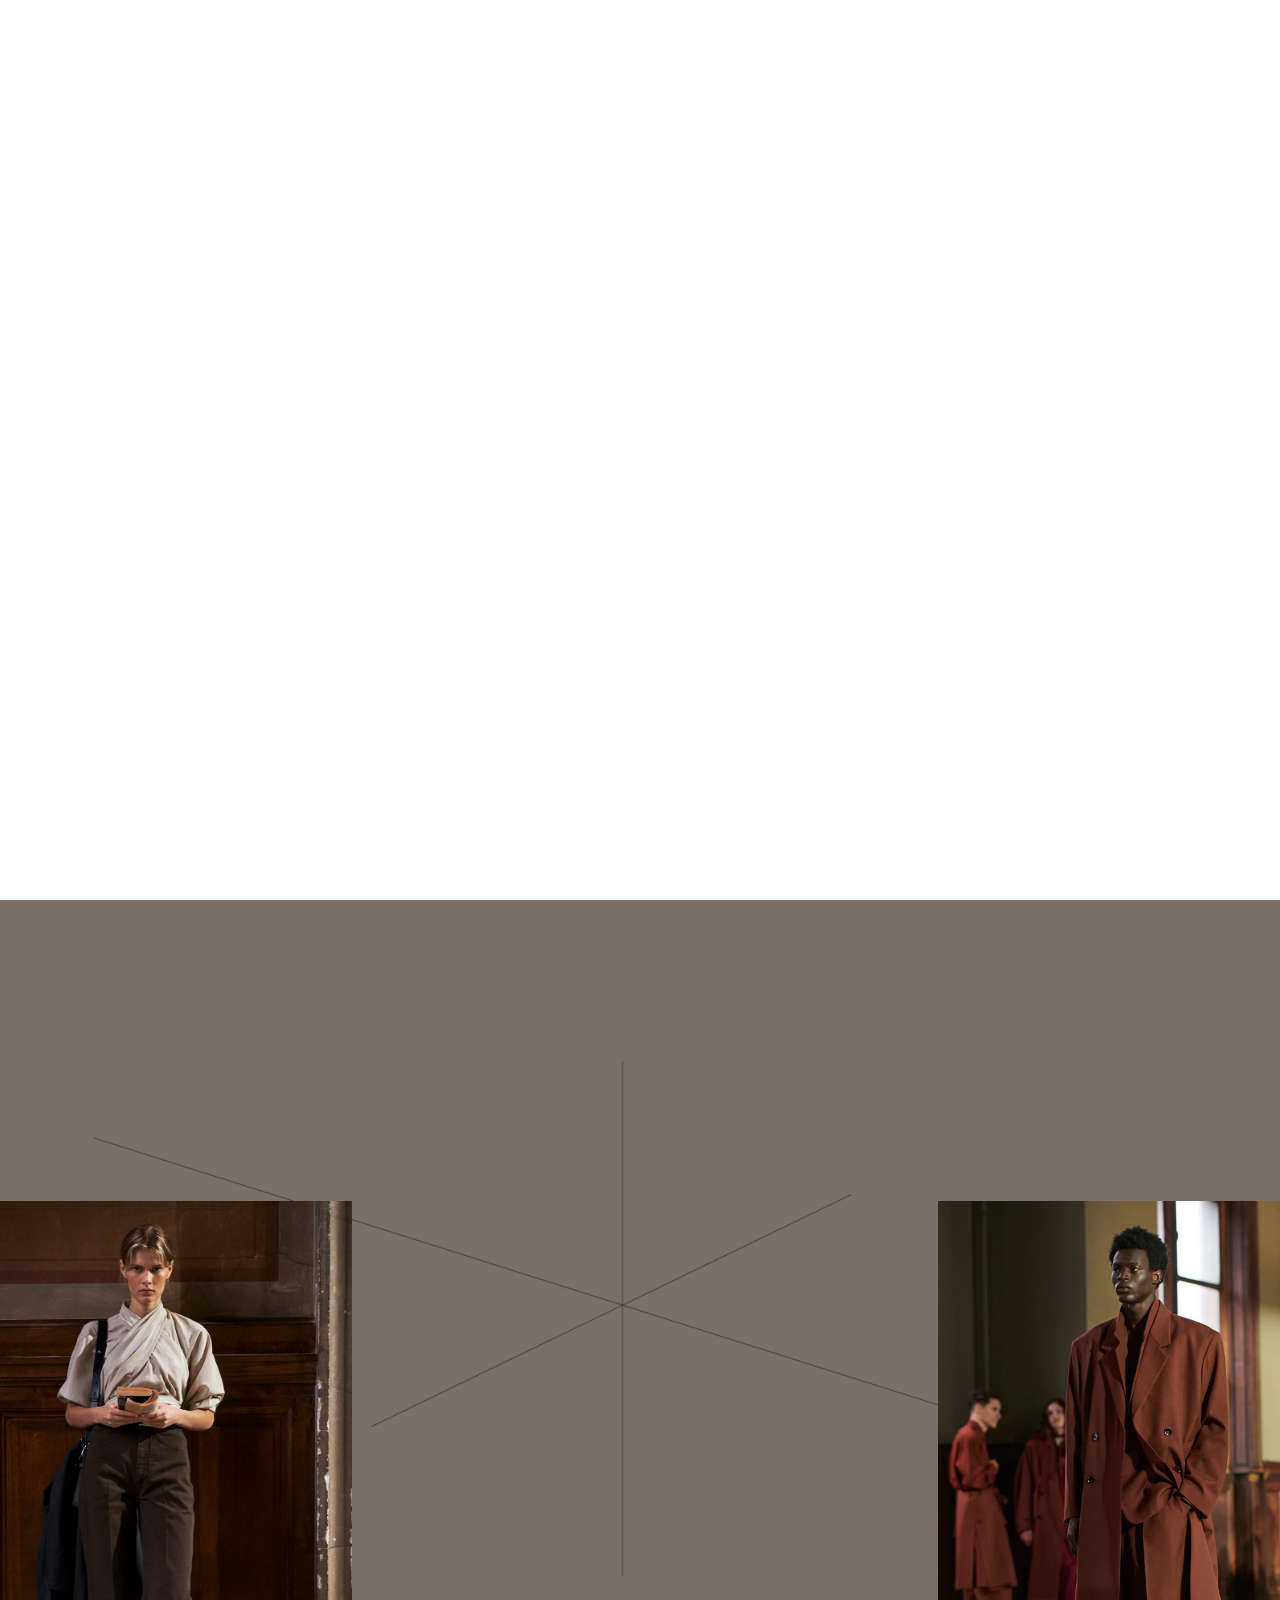
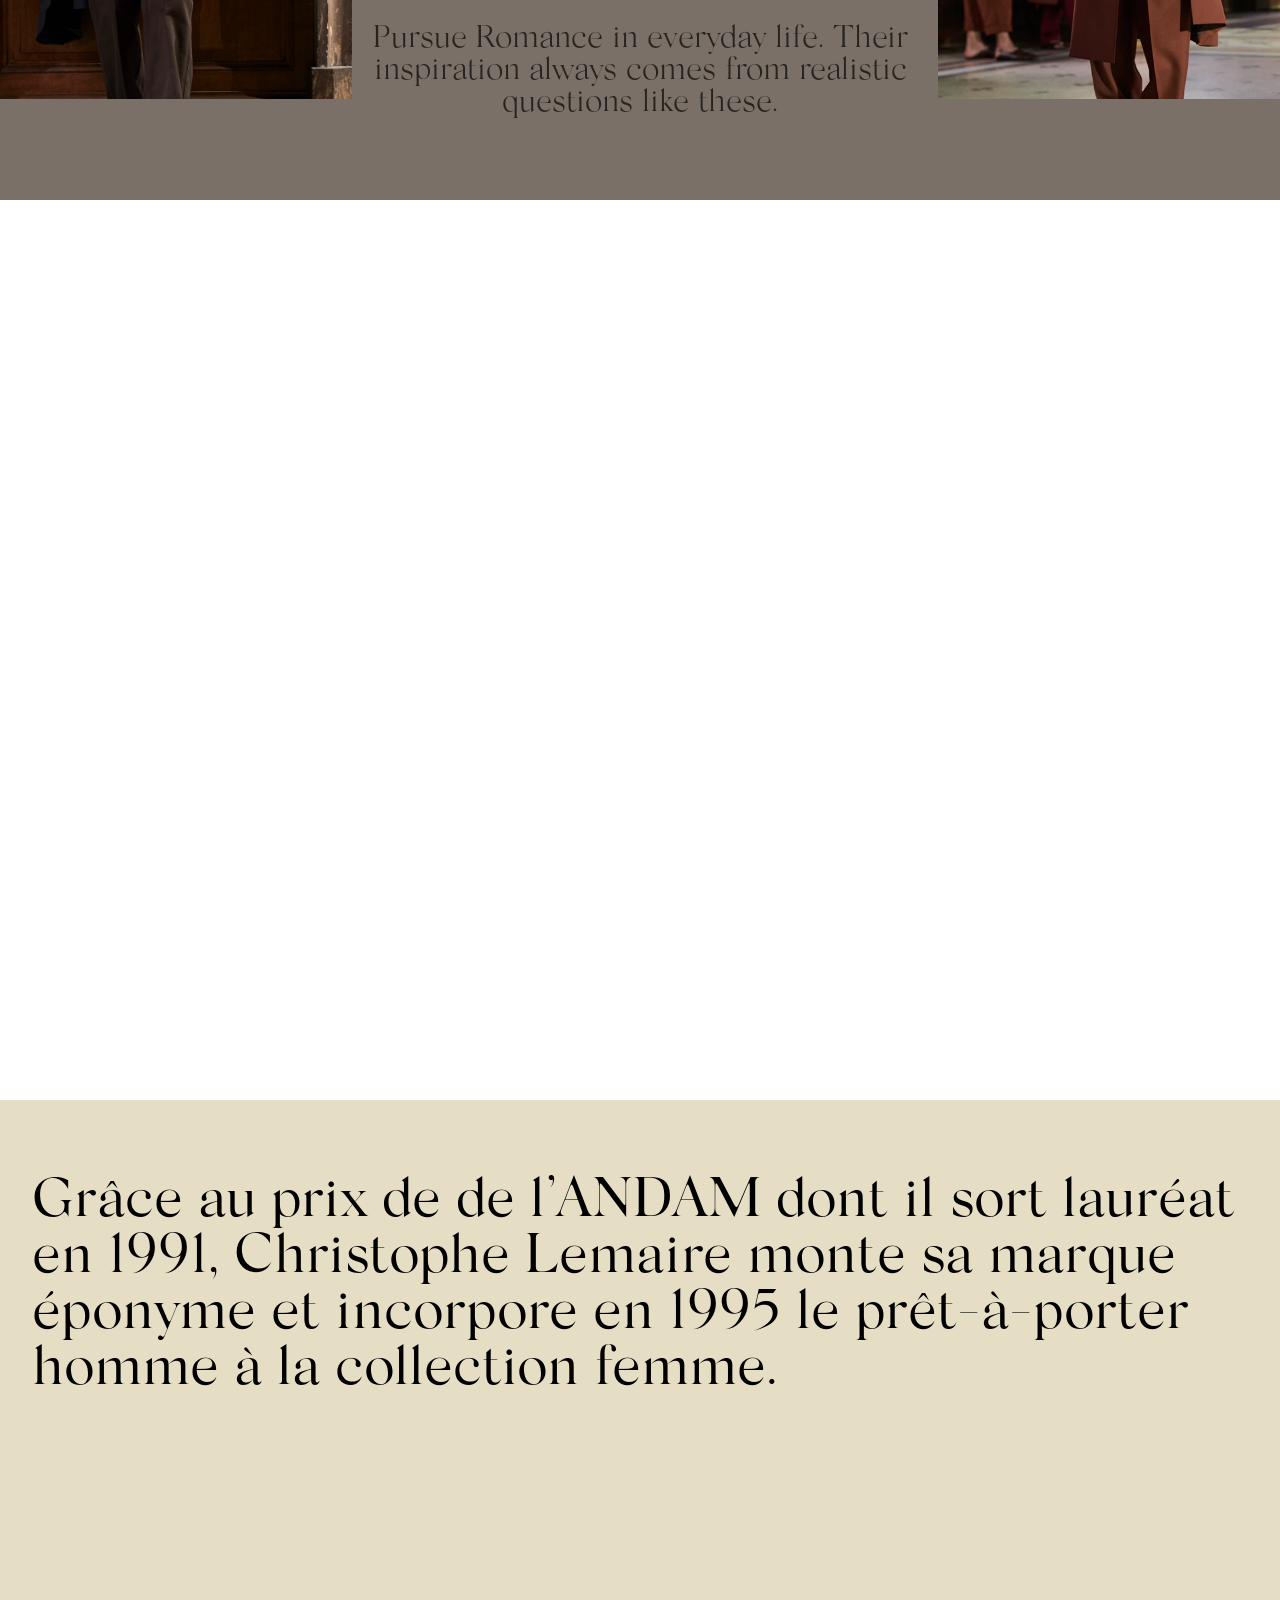
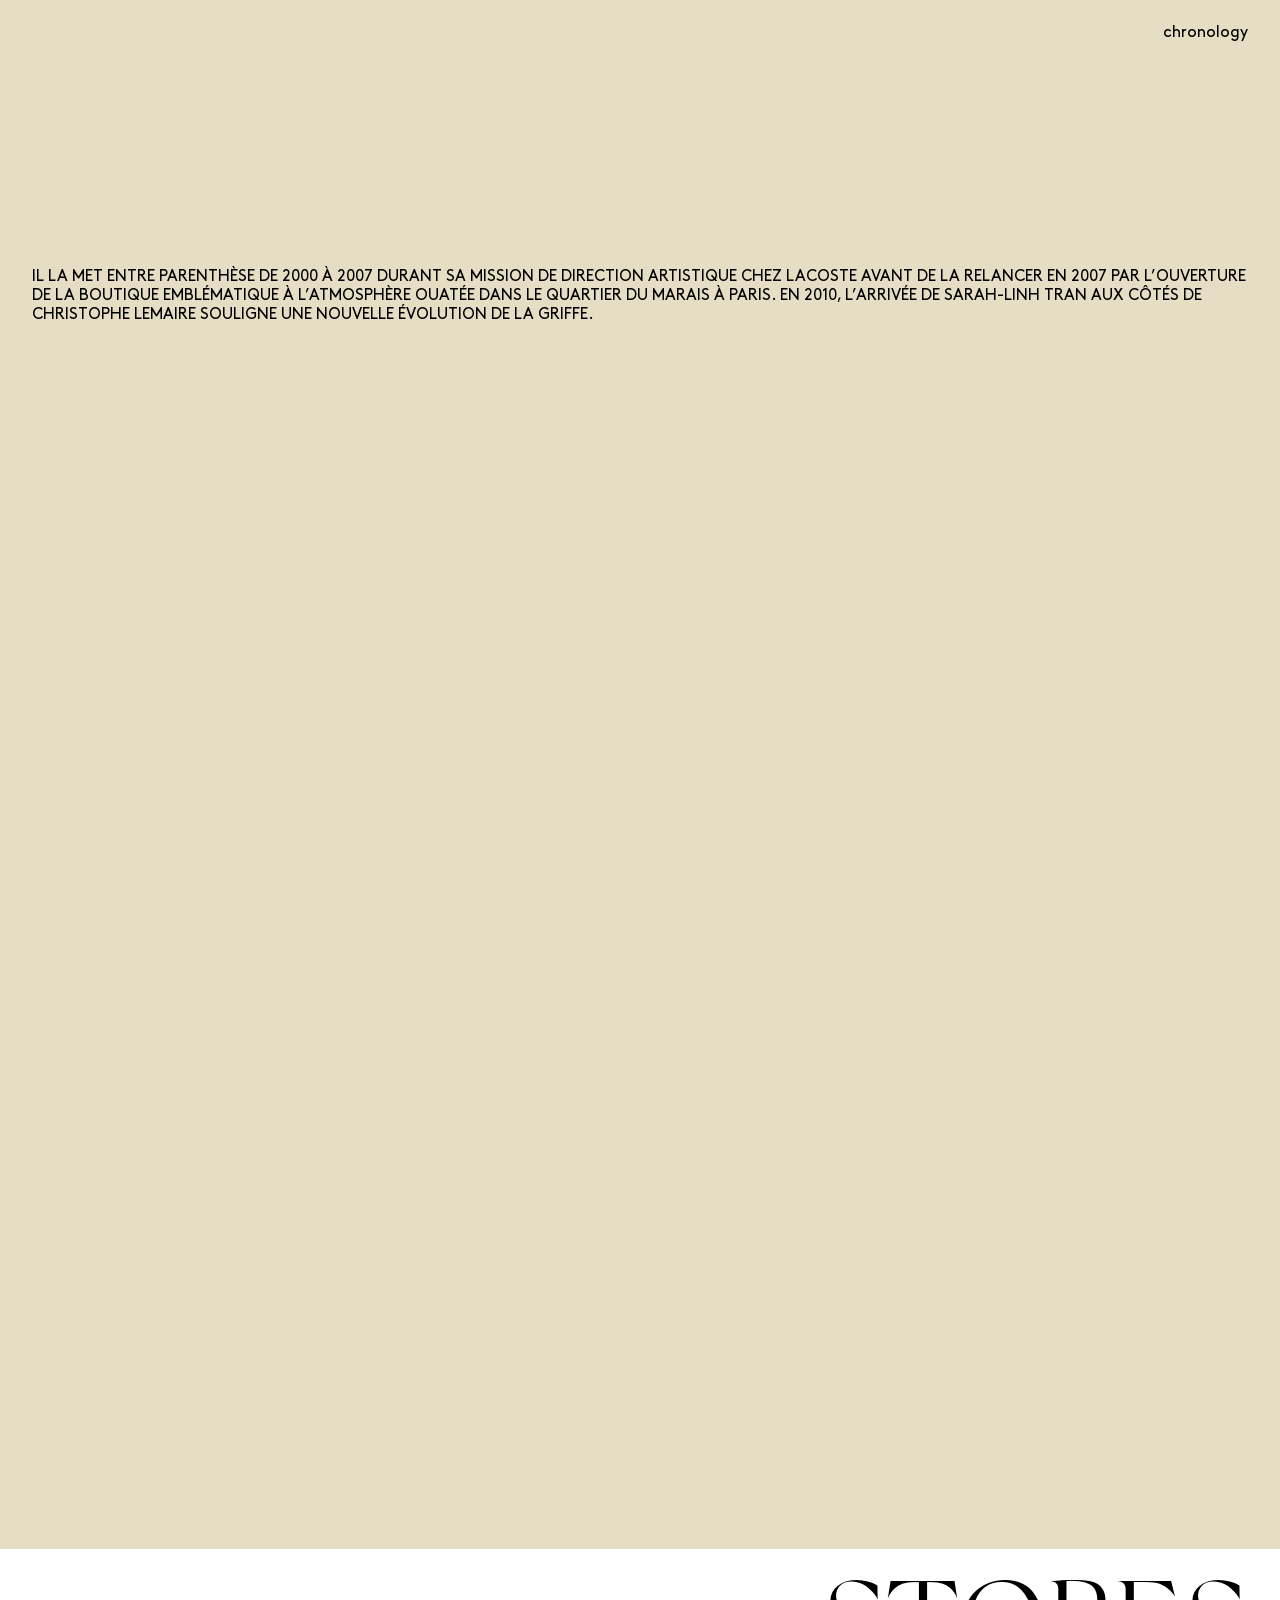
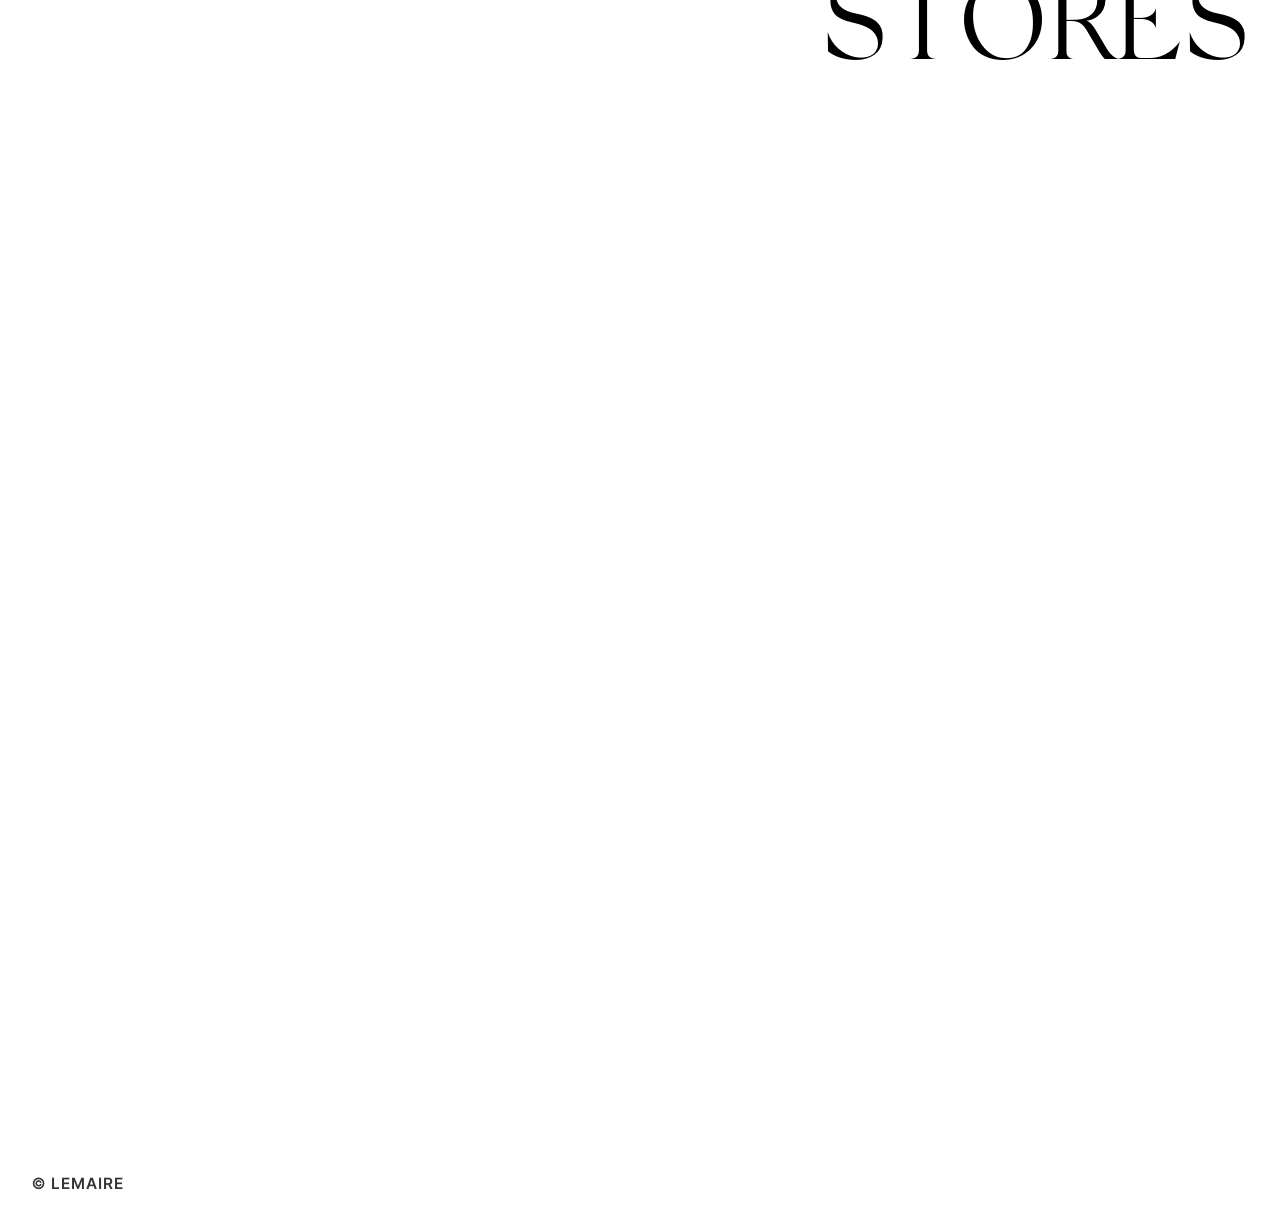
<file: index.html>
<!DOCTYPE html>
<html lang="en">
<head>
    <meta charset="UTF-8">
    <meta http-equiv="X-UA-Compatible" content="IE=edge">
    <meta name="viewport" content="width=device-width, initial-scale=1.0">
    <link rel="stylesheet" href="./css/reset.css">
    <link rel="stylesheet" href="./css/style.css">
    <link rel="stylesheet" href="https://unpkg.com/swiper/swiper-bundle.min.css"/>
    <link href="https://unpkg.com/aos@2.3.1/dist/aos.css" rel="stylesheet">
    <link rel="apple-touch-icon" sizes="57x57" href="./favicon/apple-icon-57x57.png">
    <link rel="apple-touch-icon" sizes="60x60" href="./favicon/apple-icon-60x60.png">
    <link rel="apple-touch-icon" sizes="72x72" href="./favicon/apple-icon-72x72.png">
    <link rel="apple-touch-icon" sizes="76x76" href="./favicon/apple-icon-76x76.png">
    <link rel="apple-touch-icon" sizes="114x114" href="./favicon/apple-icon-114x114.png">
    <link rel="apple-touch-icon" sizes="120x120" href="./favicon/apple-icon-120x120.png">
    <link rel="apple-touch-icon" sizes="144x144" href="./favicon/apple-icon-144x144.png">
    <link rel="apple-touch-icon" sizes="152x152" href="./favicon/apple-icon-152x152.png">
    <link rel="apple-touch-icon" sizes="180x180" href="./favicon/apple-icon-180x180.png">
    <link rel="icon" type="image/png" sizes="192x192"  href="./favicon/android-icon-192x192.png">
    <link rel="icon" type="image/png" sizes="32x32" href="./favicon/favicon-32x32.png">
    <link rel="icon" type="image/png" sizes="96x96" href="./favicon/favicon-96x96.png">
    <link rel="icon" type="image/png" sizes="16x16" href="./favicon/favicon-16x16.png">
    <link rel="manifest" href="./favicon/manifest.json">
    <meta name="msapplication-TileColor" content="#ffffff">
    <meta name="msapplication-TileImage" content="./favicon/ms-icon-144x144.png">
    <meta name="theme-color" content="#ffffff">
    <script src="./js/jquery-1.12.4.js"></script>
    <script src="https://unpkg.com/swiper/swiper-bundle.min.js"></script>
    <script src="https://unpkg.com/aos@2.3.1/dist/aos.js"></script>
    <script src="./js/fullpage.js"></script>
    <script src="./js/script.js"></script>
    <title>LEMAIRE</title>
</head>
<body>
    <div id="wrap">
        <!-- 커서 -->
        <div class="theBall-outer">
            <div class="theBall">

            </div>
        </div>

        <!-- 전체배너영역 -->
        <section class="section banner">
            <div class="container">
                <!-- 비디오 영역 -->
                <video class="bannerVideo" src="./video/lemaire_2023_SS.mp4" autoplay muted loop playsinline data-keepplaying></video>

                <!-- 헤더영역 -->
                <header class="header-area">
                    <!-- 메인메뉴영역 -->
                    <ul class="main-menu">
                        <li data-alt="tab1">
                            <a href="#none" class="menu bl">WOMEN</a>
                        </li>
                        <li data-alt="tab2">
                            <a href="#none" class="menu bl">MEN</a>
                        </li>
                        <li data-alt="tab3">
                            <a href="#none" class="menu bl">COLLECTIONS</a>
                        </li>
                        <li data-alt="tab4">
                            <a href="#none" class="menu bl">ABOUT</a>
                        </li>
                    </ul>

                    <!-- 로고영역 -->
                    <a href="#none" class="header-logo bl3">
                        <svg xmlns="http://www.w3.org/2000/svg" version="1.0" width="410.000000pt" height="62.000000pt" viewBox="0 0 410.000000 62.000000" preserveAspectRatio="xMidYMid meet">
                            <g transform="translate(0.000000,62.000000) scale(0.100000,-0.100000)"  stroke="none">
                            <path d="M0 310 l0 -310 180 0 180 0 0 35 0 35 -145 0 -145 0 0 275 0 275 -35 0 -35 0 0 -310z"/>
                            <path d="M580 310 l0 -310 175 0 175 0 0 35 0 35 -140 0 -141 0 3 116 3 117 103 -2 102 -2 0 35 0 36 -105 0 -105 0 0 90 0 90 135 0 135 0 0 35 0 35 -170 0 -170 0 0 -310z"/>
                            <path d="M1180 310 l0 -310 35 0 35 0 2 222 3 222 96 -154 c128 -209 118 -209 246 -3 l98 158 3 -223 2 -222 35 0 35 0 0 310 0 310 -23 0 c-20 0 -43 -32 -147 -201 -113 -185 -125 -200 -137 -183 -8 11 -64 101 -126 202 -92 150 -115 182 -134 182 l-23 0 0 -310z"/>
                            <path d="M2211 598 c-5 -13 -64 -151 -130 -307 -67 -156 -121 -285 -121 -287 0 -2 15 -4 34 -4 33 0 35 2 69 83 l36 82 144 3 144 3 35 -83 c34 -82 35 -83 72 -86 21 -2 36 0 33 5 -2 4 -62 144 -132 311 -117 273 -131 302 -152 302 -15 0 -27 -8 -32 -22z m92 -231 l55 -127 -114 0 c-63 0 -114 1 -114 3 0 2 18 46 41 98 22 52 47 109 55 128 8 19 16 32 18 30 3 -2 29 -61 59 -132z"/>
                            <path d="M2730 310 l0 -310 35 0 35 0 0 310 0 310 -35 0 -35 0 0 -310z"/>
                            <path d="M3080 310 l0 -310 35 0 35 0 0 153 0 152 42 -1 43 -1 103 -134 c57 -74 109 -142 116 -152 10 -14 24 -17 54 -15 l41 3 -109 145 c-60 80 -110 148 -110 152 0 3 13 9 29 13 39 8 89 60 103 106 23 78 -28 166 -108 188 -21 6 -92 11 -156 11 l-118 0 0 -310z m283 220 c33 -26 41 -62 23 -105 -19 -45 -46 -55 -152 -55 l-84 0 0 90 0 90 94 0 c78 0 97 -3 119 -20z"/>
                            <path d="M3750 310 l0 -310 175 0 175 0 0 35 0 35 -140 0 -140 0 0 120 0 120 105 0 105 0 0 30 0 30 -105 0 -105 0 0 90 0 90 135 0 135 0 0 35 0 35 -170 0 -170 0 0 -310z"/>
                            </g>
                            </svg>
                    </a>

                    <!-- 아이콘박스 -->
                    <div class="icon-box">
                        <div class="icon">search</div>
                        <div class="icon">account</div>
                    </div>

                    <!-- 햄버거버튼 -->
                    <a href="#none" id="hamburger">
                        <span></span>
                        <span></span>
                    </a>
                </header>

                <!-- 서브메뉴박스 -->
                <div class="sub-menu-box">
                    <ul id="tab1" class="sub-menu women">
                        <li class="menu-left">
                            <a href="#none" class="sub-menu-detail">
                                <ul class="sub-menu-head">
                                    HIGHLIGHTS
                                    <li class="sub-menu-body">NEW ARRIVALS</li>
                                    <li class="sub-menu-body">RUNWAY SPRING - SUMMER 2023</li>
                                    <li class="sub-menu-body">SS22 : SANDALS</li>
                                    <li class="sub-menu-body">SS22 : THE MARBLED PRINT</li>
                                    <li class="sub-menu-body">DENIM FOR SUMMER</li>
                                </ul>
                            </a>
                            <a href="#none" class="sub-menu-detail">
                                <ul class="sub-menu-head">
                                    READY-TO-WEAR
                                    <li class="sub-menu-body">COATS AND JACKETS</li>
                                    <li class="sub-menu-body">DRESSES</li>
                                    <li class="sub-menu-body">TROUSERS</li>
                                    <li class="sub-menu-body">SKIRTS</li>
                                    <li class="sub-menu-body">TOPS</li>
                                    <li class="sub-menu-body">SHIRTS</li>
                                    <li class="sub-menu-body">KNITWEAR AND JERSEY</li>
                                    <li class="sub-menu-body">DENIM</li>
                                </ul>
                            </a>
                            <a href="#none" class="sub-menu-detail">
                                <ul class="sub-menu-head">
                                    ACCESSORIES
                                    <li class="sub-menu-body">BAGS</li>
                                    <li class="sub-menu-body">SMALL LEATHER GOODS</li>
                                    <li class="sub-menu-body">SHOES</li>
                                    <li class="sub-menu-body">JEWELLERY</li>
                                    <li class="sub-menu-body">OTHER ACCESSORIES</li>
                                    <li class="sub-menu-body">VIEW ALL</li>
                                </ul>
                            </a>
                        </li>
                        <li class="menu-right">
                            <a href="#none" class="sub-menu-detail photo">
                                <img src="./image/menu01.jpg" alt="">
                            </a>
                        </li>
                    </ul>
                    <ul id="tab2" class="sub-menu men">
                        <li class="menu-left">
                            <a href="#none" class="sub-menu-detail">
                                <ul class="sub-menu-head">
                                    HIGHLIGHTS
                                    <li class="sub-menu-body">NEW ARRIVALS</li>
                                    <li class="sub-menu-body">RUNWAY SPRING - SUMMER 2023</li>
                                    <li class="sub-menu-body">SS22 : SANDALS</li>
                                    <li class="sub-menu-body">SS22 : THE MARBLED PRINT</li>
                                    <li class="sub-menu-body">DENIM FOR SUMMER</li>
                                </ul>
                            </a>
                            <a href="#none" class="sub-menu-detail">
                                <ul class="sub-menu-head">
                                    READY-TO-WEAR
                                    <li class="sub-menu-body">COATS AND JACKETS</li>
                                    <li class="sub-menu-body">DRESSES</li>
                                    <li class="sub-menu-body">TROUSERS</li>
                                    <li class="sub-menu-body">SKIRTS</li>
                                    <li class="sub-menu-body">TOPS</li>
                                    <li class="sub-menu-body">SHIRTS</li>
                                    <li class="sub-menu-body">KNITWEAR AND JERSEY</li>
                                    <li class="sub-menu-body">DENIM</li>
                                </ul>
                            </a>
                            <a href="#none" class="sub-menu-detail">
                                <ul class="sub-menu-head">
                                    ACCESSORIES
                                    <li class="sub-menu-body">BAGS</li>
                                    <li class="sub-menu-body">SMALL LEATHER GOODS</li>
                                    <li class="sub-menu-body">SHOES</li>
                                    <li class="sub-menu-body">JEWELLERY</li>
                                    <li class="sub-menu-body">OTHER ACCESSORIES</li>
                                    <li class="sub-menu-body">VIEW ALL</li>
                                </ul>
                            </a>
                        </li>
                        <li class="menu-right">
                            <a href="#none" class="sub-menu-detail photo">
                                <img src="./image/menu02.webp" alt="">
                            </a>
                        </li>
                    </ul>
                    <ul id="tab3" class="sub-menu collections">
                        <li class="menu-left">
                            <a href="#none" class="sub-menu-detail">
                                <a href="#none" class="sub-menu-head">
                                    SPRING-SUMMER 2023
                                </a>
                            </a>
                            <a href="#none" class="sub-menu-detail">
                                <a href="#none" class="sub-menu-head">
                                    FALL-WINTER 2022
                                </a>
                            </a>
                            <a href="#none" class="sub-menu-detail">
                                <a href="#none" class="sub-menu-head">
                                    SPRING-SUMMER 2022
                                </a>
                            </a>
                        </li>
                        <li class="menu-right">
                            <a href="#none" class="sub-menu-detail photo">
                                <img src="./image/menu03.webp" alt="">
                            </a>
                        </li>
                    </ul>
                    <ul id="tab4" class="sub-menu about">
                        <li class="sub-menu-detail">
                            <a href="#none" class="sub-menu-body photo">
                                <img src="./image/menu04-1.webp" alt="">
                            </a>
                            <p>LEMAIRE</p>
                        </li>
                        <li class="sub-menu-detail">
                            <a href="#none" class="sub-menu-body photo">
                                <img src="./image/menu04-2.webp" alt="">
                            </a>
                            <p>PORTRAIT</p>
                        </li>
                        <li class="sub-menu-detail">
                            <a href="#none" class="sub-menu-body photo">
                                <img src="./image/menu04-3.webp" alt="">
                            </a>
                            <p>STORES</p>
                        </li>
                    </ul>
                </div>
            </div>
        </section>

        <section class="section sec-1">
            <div class="container">
                <div class="canvas">
                    <div class="carousel box1">
                        <div  class="cell bl"  data-aos="fade-up" data-aos-duration="1500">
                            <img src="./image/carousel01.webp" alt="">
                        </div>
                        <div  class="cell bl"  data-aos="fade-up" data-aos-duration="2000">
                            <img src="./image/carousel02.webp" alt="">
                        </div>
                        <div  class="cell bl"  data-aos="fade-up" data-aos-duration="2500">
                            <img src="./image/carousel03.webp" alt="">
                        </div>
                        <div  class="cell bl"  data-aos="fade-up" data-aos-duration="3000">
                            <img src="./image/carousel04.webp" alt="">
                        </div>
                        <div  class="cell bl"  data-aos="fade-up" data-aos-duration="3500">
                            <img src="./image/carousel05.webp" alt="">
                        </div>
                        <div  class="cell bl"  data-aos="fade-up" data-aos-duration="4000">
                            <img src="./image/carousel06.webp" alt="">
                        </div>
                        <div  class="cell bl"  data-aos="fade-up" data-aos-duration="4500">
                            <img src="./image/carousel07.webp" alt="">
                        </div>
                        <div  class="cell bl"  data-aos="fade-up" data-aos-duration="5000">
                           <img src="./image/carousel08.webp" alt=""> 
                        </div>
                        <div  class="cell bl"  data-aos="fade-up" data-aos-duration="5500">
                            <img src="./image/carousel09.webp" alt="">
                        </div>
                    </div>
                    <div class="carousel box2">
                        <div  class="cell bl"  data-aos="fade-up" data-aos-duration="1500">
                            <img src="./image/carousel01.webp" alt="">
                        </div>
                        <div  class="cell bl"  data-aos="fade-up" data-aos-duration="2000">
                            <img src="./image/carousel02.webp" alt="">
                        </div>
                        <div  class="cell bl"  data-aos="fade-up" data-aos-duration="2500">
                            <img src="./image/carousel03.webp" alt="">
                        </div>
                        <div  class="cell bl"  data-aos="fade-up" data-aos-duration="3000">
                            <img src="./image/carousel04.webp" alt="">
                        </div>
                        <div  class="cell bl"  data-aos="fade-up" data-aos-duration="3500">
                            <img src="./image/carousel05.webp" alt="">
                        </div>
                        <div  class="cell bl"  data-aos="fade-up" data-aos-duration="4000">
                            <img src="./image/carousel06.webp" alt="">
                        </div>
                        <div  class="cell bl"  data-aos="fade-up" data-aos-duration="4500">
                            <img src="./image/carousel07.webp" alt="">
                        </div>
                        <div  class="cell bl"  data-aos="fade-up" data-aos-duration="5000">
                           <img src="./image/carousel08.webp" alt=""> 
                        </div>
                        <div  class="cell bl"  data-aos="fade-up" data-aos-duration="5500">
                            <img src="./image/carousel09.webp" alt="">
                        </div>
                    </div>
                </div>
                <h1 class="sec-1-txt">Pursue Romance in everyday life. Their inspiration always comes
                    from realistic questions like these.</h1>
            </div>
        </section>

        <section class="section sec-2">
            <div class="container">
                <div class="txt">La France</div>
            </div>
        </section>

        <section class="section sec-3">
            <div class="container">
                <div class="about-txt-t">Grâce au prix de de l’ANDAM dont il sort lauréat en 1991, Christophe Lemaire monte sa marque éponyme et incorpore en 1995 le prêt-à-porter homme à la collection femme.</div>
                <div class="about-txt-m">chronology</div>
                <div class="about-txt-b">Il la met entre parenthèse de 2000 à 2007 durant sa mission de direction artistique chez Lacoste avant de la relancer en 2007 par l’ouverture de la boutique emblématique à l’atmosphère ouatée dans le quartier du Marais à Paris. En 2010, l’arrivée de Sarah-Linh Tran aux côtés de Christophe Lemaire souligne une nouvelle évolution de la griffe.</div>
            </div>
        </section>

        <section class="section sec-4">
            <div class="container">
                <div class="swiper mySwiper mask bl2" data-aos="fade-right" data-aos-offset= "200" data-aos-duration="2000">
                    <div class="swiper-wrapper">
                        <div class="swiper-slide">
                            <img src="./image/ceo01.jpg" alt="">
                        </div>
                        <div class="swiper-slide">
                            <img src="./image/ceo02.jpg" alt="">
                        </div>
                        <div class="swiper-slide">
                            <img src="./image/ceo03.jpg" alt="">
                        </div>
                        <div class="swiper-slide">
                            <img src="./image/ceo04.jpeg" alt="">
                        </div>
                        <div class="swiper-slide">
                            <img src="./image/ceo05.jpeg" alt="">
                        </div>
                    </div>
                </div>

                <div class="ceo-txt">
                    <div class="ceo-head" data-aos="fade-up" data-aos-offset= "200" data-aos-duration="1000">
                        <img src="./image/ceo-txt.png" alt="">
                    </div>
                    <p class="ceo-body" data-aos="fade-left" data-aos-offset= "300" data-aos-duration="1500">
                        르메르의 역사 속에서 주목할 만한 지점은 협업과 팀워크입니다. 그의 파트너이자 뮤즈인 디자이너 사라 린 트란Sarah Linh Tran은 르메르의 스타일에 안정감을 가져다 준 중요한 인물이지요. 그녀는 브랜드의 수장인 크리스토퍼에 비해 패션계에서의 경력은 부족했지만, 남다른 감각과 독특한 분위기로 패션 피플들의 이목을 사로잡았습니다. 그녀의 스타일링은 미적 자극에 민감한 패션 에디터들의 눈에 띄었고, 적극적으로 자신의 존재를 어필하지 않고 있음에도 불구하고, 그녀의 스타일을 추종하는 팬들은 날로 늘어가고 있습니다. 적극적으로 자신을 노출시키지 않아 여전히 신비로운 베일에 가려져 있는 존재 인지라, 우연히 촬영된 사라의 사진 속 스타일링을 수집하기 위해 그녀의 이름을 검색하는 많은 이들은 그녀가 좀 더 대외적인 활동을 활발히 펼쳐 주길 바라고 있을 정도죠.   
                    </p>
                </div>
            </div>
        </section>

        <section class="section sec-5">
            <div class="container">
                <div class="head-txt">stores</div>
                <div class="stores-gallery">
                    <div class="store left">
                        <div class="box1" data-aos="fade-right" data-aos-offset= "100" data-aos-duration="1500">
                            <img src="./image/stores01.webp" alt="">
                        </div>
                        <div class="box2" data-aos="fade-right" data-aos-offset= "300" data-aos-duration="1000">
                            <img src="./image/stores02.jpeg" alt="">
                        </div>
                    </div>
                    <div class="store right">
                        <div class="box1" data-aos="fade-left" data-aos-offset= "200" data-aos-duration="5000">
                            <img src="./image/stores03.webp" alt="">
                        </div>
                    </div>
                </div>
            </div>
        </section>

        <section class="footer">
            <div class="container">
                <div class="footer-t" data-aos="fade-up" data-aos-offset= "100" data-aos-duration="1500">
                    <div class="box inner-txt1">
                        <h1>ABOUT</h1>
                        <p><a href="#none">LEMAIRE</a></p>
                        <p><a href="#none">Boutiques</a></p>
                        <p><a href="#none">Contact</a></p>
                        <p><a href="#none">Carrières</a></p>
                    </div>
                    <div class="box inner-txt2">
                        <h1>AIDE</h1>
                        <p><a href="#none">Livraison et Retours</a></p>
                        <p><a href="#none">Service client</a></p>
                        <p><a href="#none">FAQ</a></p>
                        <p><a href="#none">Demande de retour</a></p>
                    </div>
                    <div class="box inner-txt3">
                        <h1>RÉSEAUX SOCIAUX</h1>
                        <p><a href="#none">Instagram</a></p>
                        <p><a href="#none">Facebook</a></p>
                        <p><a href="#none">Pinterest</a></p>
                    </div>
                    <div class="box inner-txt4">
                        <h1>LÉGAL</h1>
                        <p><a href="#none">Terms & Conditions</a></p>
                        <p><a href="#none">Privacy Policy</a></p>
                        <p><a href="#none">Legal mentions</a></p>
                    </div>
                    <div class="box inner-txt5">
                        <h1>NEWSLETTER</h1>
                        <form>
                            <input type="search" placeholder="E - MAIL">
                        </form>
                        <a href="#none" class="footer-btn">subscribe</a>
                    </div>
                </div>
                <div class="footer-b">
                    <small class="copyright">© Lemaire</small>
                </div>
            </div>
        </section>

        <!-- top버튼 -->
        <div class="top-btn">
            <img src="./image/Lemaire_topbtn-o.svg" alt="">
        </div>
    </div>
</body>
</html>
</file>
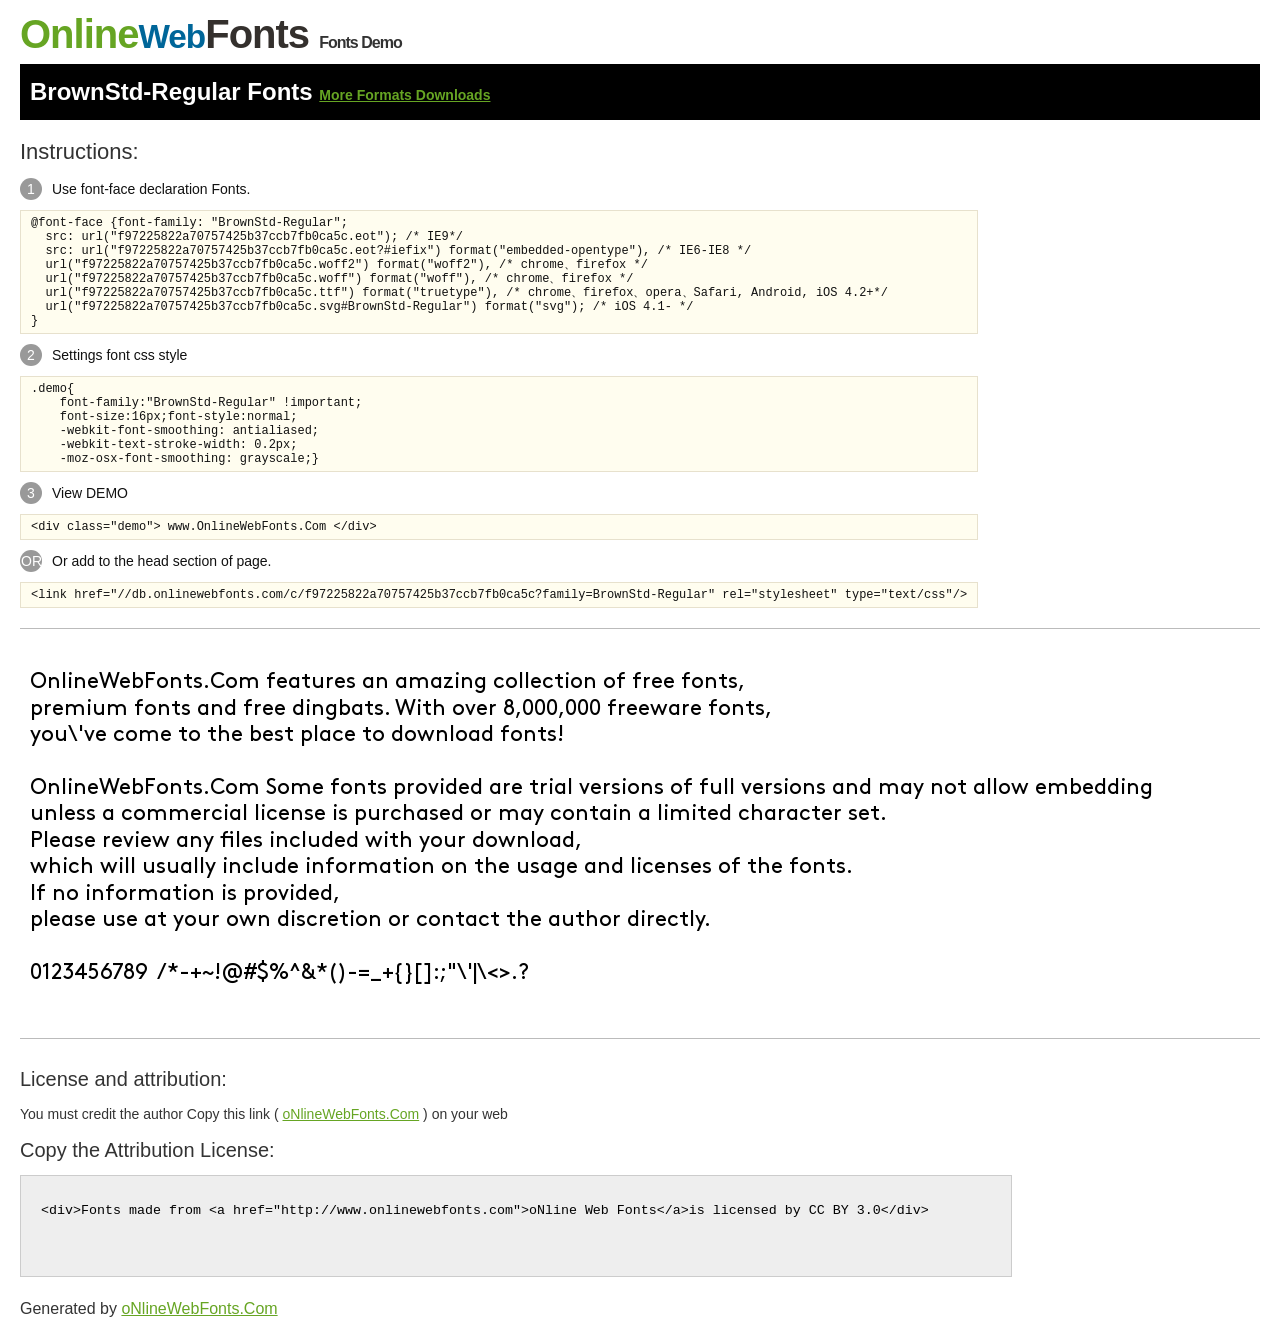
<file: fonts/BrownStd/BrownStd-Regular/@font-face/Demo.html>
<!DOCTYPE html>
<html>
<head>
<meta charset="utf-8"/>
<title>BrownStd-Regular Font - OnlineWebFonts.COM</title>
<style type="text/css">
@font-face {font-family: "BrownStd-Regular";
  src: url("f97225822a70757425b37ccb7fb0ca5c.eot"); /* IE9*/
  src: url("f97225822a70757425b37ccb7fb0ca5c.eot?#iefix") format("embedded-opentype"), /* IE6-IE8 */
  url("f97225822a70757425b37ccb7fb0ca5c.woff2") format("woff2"), /* chrome、firefox */
  url("f97225822a70757425b37ccb7fb0ca5c.woff") format("woff"), /* chrome、firefox */
  url("f97225822a70757425b37ccb7fb0ca5c.ttf") format("truetype"), /* chrome、firefox、opera、Safari, Android, iOS 4.2+*/
  url("f97225822a70757425b37ccb7fb0ca5c.svg#BrownStd-Regular") format("svg"); /* iOS 4.1- */
}
*{margin:0;padding:0;list-style:none;}pre{border:solid 1px #e7e1cd;background-color:#fffdef;overflow:auto;font-size:12px;line-height:14px;margin-top:10px;margin-right:0;margin-bottom:10px;margin-left:0;padding-top:5px;padding-right:10px;padding-bottom:5px;padding-left:10px;}.demo pre{color:#000;line-height: 1.2em;font-family:"BrownStd-Regular"!important;font-size:22px;background-color:#FFF;border-top-width:0px;border-right-width:0px;border-bottom-width:0px;border-left-width:0px;}body{font-family:sans-serif;line-height:1.5;font-size:16px;padding:20px;color:#333;}:hover,:before,:after{-webkit-transition:all 0.1s ease-in;-moz-transition:all 0.1s ease-in;-ms-transition:all 0.1s ease-in;-o-transition:all 0.1s ease-in;transition:all 0.1s ease-in;}*{-moz-box-sizing:border-box;-webkit-box-sizing:border-box;box-sizing:border-box;margin:0;padding:0;}a{color:#66A523;}h1.logo{font-size:40px;letter-spacing:-1px;margin-top:-16px;}h1.logo strong{font-size:16px;font-family:sans-serif;color:#333;}h1.logo a{color:#34302d;text-decoration:none;}h1.logo a span{color:#66A523;}h1.logo a small{color:#006699;}.info{float:left;font-size:14px;margin-top:15px;}.info ul{margin-left:0px;color:#111;margin-bottom:20px;}.info .exs{font-size:12px;color:#666;margin-left:35px;display:block;}.info ul li{margin-top:10px;list-style:none;}.info .numno{color:#fff;border-radius:20px;padding:1px;display:inline-block;width:22px;height:22px;text-align:center;margin-right:10px;background-color:#999999;}.info ul strong{font-weight:normal;color:#000;}.info .inst{font-size:22px;margin-bottom:10px;}.demo{float:left;width:100%;height:auto;border-top-width:1px;border-top-style:solid;border-top-color:#bbb;border-bottom-width:1px;border-bottom-style:solid;border-bottom-color:#bbb;padding-bottom:10px;}.demo .demo_svg{float:left;height:auto;width:100px;margin-right:5px;margin-left:5px;margin-bottom:10px;}.demo .demo_svg i{float:left;height:80px;width:80px;text-align:center;font-size:40px;margin-left:10px;line-height:80px;color:#777;}.demo .demo_svg .code{float:left;height:20px;width:100%;overflow:hidden;text-align:center;line-height:20px;font-size:11px;color:#666;}.demo .demo_svg .txt{float:left;height:20px;width:100%;font-size:11px;text-align:center;white-space:nowrap;overflow:hidden;line-height:20px;}.demo .demo_svg:hover i{font-size:60px;color:#333;}.by{padding-top:15px;float:left;width:100%;margin-top:10px;margin-right:0;margin-bottom:10px;margin-left:0;}.by{margin-bottom:10px;font-size:20px;}.by .attr{font-size:14px;color:#333;padding-top:10px;padding-bottom:10px;}textarea{width:80%;height:auto;border:1px solid #CCC;resize:none;background:#EEE;padding:20px;float:left;margin-top:10px;line-height:30px;}#footer{float:left;width:100%;margin-top:10px;padding-bottom:20px;}h2{background-color:#000;padding-top:10px;padding-bottom:10px;padding-left:10px;color:#FFF;}
</style>
</head>
<body>
<h1 class="logo"> <a href="http://www.onlinewebfonts.com/"> <span>Online</span><small>Web</small>Fonts</a> <strong>Fonts Demo</strong></h1>
<h2>
BrownStd-Regular Fonts <a style="font-size:14px;" href="http://www.onlinewebfonts.com/download/f97225822a70757425b37ccb7fb0ca5c" target="_blank">More Formats Downloads</a></h2>
<div class="info">
  <div class="inst">Instructions:</div>
  <ul>
    <li>
      <p> <span class="numno">1</span>Use font-face declaration Fonts.<br />
        <span class="exs">
        <pre>
@font-face {font-family: "BrownStd-Regular";
  src: url("f97225822a70757425b37ccb7fb0ca5c.eot"); /* IE9*/
  src: url("f97225822a70757425b37ccb7fb0ca5c.eot?#iefix") format("embedded-opentype"), /* IE6-IE8 */
  url("f97225822a70757425b37ccb7fb0ca5c.woff2") format("woff2"), /* chrome、firefox */
  url("f97225822a70757425b37ccb7fb0ca5c.woff") format("woff"), /* chrome、firefox */
  url("f97225822a70757425b37ccb7fb0ca5c.ttf") format("truetype"), /* chrome、firefox、opera、Safari, Android, iOS 4.2+*/
  url("f97225822a70757425b37ccb7fb0ca5c.svg#BrownStd-Regular") format("svg"); /* iOS 4.1- */
}
</pre>
      </span> 
    </li>
    <li>
      <p> <span class="numno">2</span>Settings font css style <br />
      <span class="exs">
<pre>
.demo{
    font-family:"BrownStd-Regular" !important;
    font-size:16px;font-style:normal;
    -webkit-font-smoothing: antialiased;
    -webkit-text-stroke-width: 0.2px;
    -moz-osx-font-smoothing: grayscale;}
</pre>
      </span> 
    </li>
    <li>
      <p> <span class="numno">3</span>View DEMO <br />
      <span class="exs"><pre>
&lt;div class="demo"&gt; www.OnlineWebFonts.Com &lt;/div&gt;
</pre></span> 
    </li>
    <li>
      <p> <span class="numno">OR</span>Or add to the head section of page. <br />
      <span class="exs"><pre>
&lt;link href="//db.onlinewebfonts.com/c/f97225822a70757425b37ccb7fb0ca5c?family=BrownStd-Regular" rel="stylesheet" type="text/css"/&gt;
</pre></span> 
    </li>
  </ul>
</div>
<div class="demo">
<pre>

OnlineWebFonts.Com features an amazing collection of free fonts,
premium fonts and free dingbats. With over 8,000,000 freeware fonts, 
you\'ve come to the best place to download fonts! 

OnlineWebFonts.Com Some fonts provided are trial versions of full versions and may not allow embedding 
unless a commercial license is purchased or may contain a limited character set. 
Please review any files included with your download, 
which will usually include information on the usage and licenses of the fonts. 
If no information is provided, 
please use at your own discretion or contact the author directly. 

0123456789  /*-+~!@#$%^&*()-=_+{}[]:;"\'|\<>.?

</pre>
</div>

<div class="by">
<div class="by_title">License and attribution:</div>
<div class="attr">You must credit the author Copy this link ( <a href="http://www.onlinewebfonts.com" target="_blank">oNlineWebFonts.Com</a> ) on your web </div><div class="usetitle">Copy the Attribution License:</div>
<textarea onclick="this.focus();this.select();">&lt;div&gt;Fonts made from &lt;a href="http://www.onlinewebfonts.com"&gt;oNline Web Fonts&lt;/a&gt;is licensed by CC BY 3.0&lt;/div&gt;</textarea>
</div>
<div id="footer">
    <div>Generated by <a href="http://www.onlinewebfonts.com" target="_blank">oNlineWebFonts.Com</a></div>
</div>
</body>
</html>
</file>
<file: css/style.css>
@charset "utf-8";

/* cursor */
*{
    cursor: none;
}

html,body{
    cursor: url(../image/cursor.svg), auto;
}
.theBall,
.theBall-outer{
    width: 20px;
    height: 20px;
    mix-blend-mode: exclusion;
}

.theBall-outer{
    position: fixed;
    top: -20px;
    left: -20px;
    z-index: 99999;
    pointer-events: none;
}
.theBall{
    position: absolute;
    background-color: #a8a8a8;
    transition: all 0.3s cubic-bezier(0.175, 0.885, 0.32, 1.32);   
    transform-origin: center center;
    /* 트랜스폼시작점을 설정한다 */
}
.theBall-outer.zoom .theBall{
    border-radius: 50%;
    transform: scale(2.5) ;
       
}
.theBall-outer.zoom2 .theBall{
    border-radius: 50%;
    transform: scale(5);
}
.theBall-outer.zoom3 .theBall{
    transform: scaleY(3) scaleX(12);
}
/* cursor// */

#wrap{
    overflow: hidden;
}
.container{
    height: 100vh;
    /* 웬만하면 pc사이즈에서만 잡을 것 */
}

/* banner */
.banner{
    position: relative;
    top: 0;
    left: 0;
}
.bannerVideo{
    position: absolute; 
    top: 0; 
    left: 0;
}
.header-area{
    text-transform: uppercase;
    position: fixed;
    top: 0;
    left: 0;
    width: 100%;
    height: 80px;
    padding: 24px 32px;
    background-color: transparent;
    color: #fff;
    display: flex;
    align-items: center;
    justify-content: space-between;
    font-size: 0.75rem;
    z-index: 9999;
    transition: 0.1s;

}

.header-area.active{
    color: #262320;
}

.header-area .header-logo{
    position: absolute;
    top: 50%;
    left: 50%;
    transform: translate(-50%,-50%);
    transition: 0.5s;
    width: 214px;
    height: 32px;

}
.header-area .header-logo.active{
    width: 164px;
    height: 24px;
}
.header-area .header-logo svg{
    fill: #fff;
    opacity: 0.5;

    transition: 0.5s;
}
.header-area .header-logo svg.active{
    fill: #262320;
}
.header-area .header-logo:hover svg{
    opacity: 1;
}
.header-area .main-menu,
.header-area .icon-box{
    display: flex;
    margin-right: -24px;
}

.header-area .main-menu .menu,
.header-area .icon{
    margin-right: 24px;
    letter-spacing: 2px;
    opacity: 0.5;
    transition: 0.5s;
}
.header-area .main-menu .menu:hover,
.header-area .icon:hover{
    opacity: 1;
}

#hamburger{
    display: none;
}

/* 서브메뉴영역 */
/* 하나씩가려서 확인하기 */

.sub-menu-box.active{
    opacity: 1;
    z-index: 99;
}
.sub-menu-box{
    position: fixed;
    top: 0;
    left: 0;
    width: 100%;
    height: 50%;
    background-color: #fff;
    transition: 0.5s;
    opacity: 0;
    z-index: -1;
}
.sub-menu-box .sub-menu{
    display: flex;
    justify-content: space-between;
    align-items: center;
    height: 100%;
    width: 64vw;
    /* 1230/1920*100 */
    /* margin: 0 auto; */
    position: absolute;
    left: 50%;
    transform: translateX(-50%);
    z-index: 99;
    opacity: 0;
    transition: 0.3s;
    
}
.sub-menu-box .sub-menu.active{
    opacity: 1;
}

.sub-menu-box .menu-left{
    height: 277px;
}

.sub-menu-box .sub-menu-head{
    font-size: 0.875rem;
    color: rgba(0, 0, 0, 0.8);
}
.sub-menu-box .sub-menu-body{
    font-size: 0.875rem;
    color: #a8a8a8;
    margin-top: 8px;
}
/* 탭1,2 */
.sub-menu-box .women .menu-left,
.sub-menu-box .men .menu-left{
    display: flex;
    margin-right: 11vw;
    width: calc(100% - 11vw);
}
.sub-menu-box .women .menu-left .sub-menu-detail,
.sub-menu-box .men .menu-left .sub-menu-detail{
    width: 33.333%;
}


.sub-menu-box .women .photo,
.sub-menu-box .men .photo{
    width: 236px;
    height: 277px;
}

/* 탭3 */
.sub-menu-box .collections .photo{
    width: 472px;
    height: 277px;
}
.sub-menu-box .collections .sub-menu-detail{
    margin-bottom: 8px;
}

.sub-menu-box .about .photo{
    width: 300px;
    height: 221px;
}

.sub-menu-box .about .sub-menu-detail p{
    margin-top: 12px;
    font-size: .875rem;
    color: rgba(0, 0, 0, 0.8);
}

.sub-menu-box .photo img{
    object-position: center top;
} 

/* 섹션1 */
.sec-1 .container{
    background: url(../image/sec-1-bg.jpg) no-repeat center;
    background-size: cover;
    position: relative;
    top: 0;
    left: 0;
}

.sec-1 .canvas{
    position: absolute;
    top: 50%;
    left: 50%;
    transform: translate(-50%,-50%);
    display: flex;
}

.sec-1 .carousel{
    display: flex;
    align-items: center;
    animation: carousel 60s linear infinite;
}

@keyframes carousel {
    0%{
        transform: translateX(0%);
    }
    100%{
        transform: translate(-100%);
    }
}

.sec-1 .cell{
    width: 308px;
    height: 361px;
    margin-left: -20px;
    opacity: 0.6;
    transition: 0.5s;
}
.sec-1 .cell:nth-child(even){
    opacity: 1;
    width: 402px;
    height: 498px;
    margin-left: 10px;
}

.sec-1 .cell img{
    object-position: center top;
}
.sec-1 .cell:hover{
    transform: scale(1.05) translateZ(10px);
}

.sec-1 .sec-1-txt{
    font-family: "silk-serif";
    font-weight: 300;
    color: #262320;
    font-size: 2rem;
    line-height: 1;
    display: flex;
    margin: 0 auto;
    align-items: flex-end;
    height: 100%;
    padding-bottom: 80px;
    width: 42vw;
    text-align: center;
    /* 1920기준 800px */

}

/* 섹션2 */
.sec-2 .container{
    background: url(../image/collect04.webp)no-repeat center;
    background-size: cover;
    background-attachment: fixed;
}
.sec-2 .txt{
    font-family: "silk-serif";
    font-size: 25rem;
    color: #fff;
    display: flex;
    height: 100%;
    align-items: flex-end;
    line-height: 1;

}

/* 섹션3 */
.sec-3,
.sec-4{
    background-color: #e5ddc4;
}

.sec-3 .container{
    padding: 75px 32px;

    display: flex;
    flex-direction: column;
    justify-content: space-between;
}

.sec-3 .about-txt-t{
    font-family: "silk-serif";
    font-size: 4.5rem;
    line-height: 1;
}

.sec-3 .about-txt-m{
    text-align: end;
}

.sec-3 .about-txt-b{
    text-transform: uppercase;
    font-size: 1rem;
}

/* 섹션4 */
.sec-4 .container{
    width: 80vw;
    /* 1544/1920*100 */
    display: flex;
    justify-content: space-between;
    align-items: center;
    margin: 0 auto;
}

.sec-4 .mask{
    width: 31vw;
    height: 75vh;
    border-top-left-radius: 300px;
    border-top-right-radius: 300px;
    overflow: hidden;
}

.sec-4 .ceo-txt{
    display: flex;
    flex-direction: column;
    align-items: center;
}

.sec-4 .ceo-txt .ceo-head{
    width: 805px;
    height: 170px;
}

.sec-4 .ceo-txt .ceo-body{
    font-family: "Pretendard";
    font-weight: 400;
    line-height: 1.5;
    width: 24vw;
}

/* 섹션5 */
.sec-5 .container{
    padding: 0 32px;

}

.sec-5 .head-txt{
    font-family: "silk-serif";
    font-weight: 300;
    font-size: 7rem;
    text-transform: uppercase;
    text-align: end;
    height: 15vh;
}

.sec-5 .stores-gallery{
    width: 100%;
    display: flex;
    height: calc(100% - 15vh);
    border-bottom: 1px solid #362d26;

}

.sec-5 .right{
    width: 37vw;
    display: flex;
    justify-content: flex-end;
}
.sec-5 .left{
    width: calc(100% - 37vw);
    display: flex;
    border-right: 1px solid #362d26;
}

.sec-5 .box1{
    width: 544px;
    height: 748px;
}

.sec-5 .left .box1{
    margin-top: 20px;
}

.sec-5 .box2{
    width: 467px;
    height: 643px;
    margin-left: -20px;
}

/* 푸터 */
.footer .container{
    font-family: "Pretendard";
    font-weight: 300;
    letter-spacing: 1px;
    width: 80vw;
    height: auto;
    /* 풀페이지가 아니기 때문에 auto설정 */
    margin: 0 auto;
    padding: 60px 0;
    text-transform: uppercase;
}

.footer .footer-t{
    display: flex;
}

.footer .footer-t .box{
    width: 20%;
    height: 300px;

}

.footer .footer-t .box h1{
    font-size: 1rem;
    color: rgba(0, 0, 0, 0.8);
    margin-bottom: 16px;
}

.footer .footer-t .box p{
    font-size: 1rem;
    color: #a8a8a8;
    margin-bottom: 8px;
}

.footer .footer-t input{
    border: none;
    outline: none;
    padding: 8px 0;
    border-bottom: 1px solid #dbdbdb;
    width: 100%;
    margin-bottom: 40px;
}

.footer .footer-t input::placeholder{
    color: rgba(168, 168, 168, 0.7);
    opacity: 1;
    transition: 0.3s;
}

.footer .footer-t input:focus::placeholder{
    opacity: 0;
}

.footer .footer-t .footer-btn{
    height: 36px;
    display: flex;
    justify-content: center;
    align-items: center;
    background-color: rgba(168, 168, 168, 0.3);
    font-size: 0.75rem;
    color: rgba(0, 0, 0, 0.8);
    transition: 0.5s;
}

.footer .footer-t .footer-btn:hover{
    background-color: rgba(168, 168, 168, 0.5);
}

.footer .footer-b .copyright{
    font-size: 1rem;
    font-weight: 600;
    color: rgba(0, 0, 0, 0.8);
    
}

/* 상단이동 탑버튼 */
.top-btn{
    display: none;
    width: 90px;
    height: 90px;
    position: fixed;
    right: 50px;
    bottom: 50px;
    z-index: 999999999;
}
.top-btn img{
    animation: top-btn 30s linear infinite;
}
.top-btn:after{
    content: '';
    background: url(../image/Lemaire_topbtn-i.svg) no-repeat center;
    position: absolute;
    top: 10px;
    left: 10px;
    width: 70px;
    height: 70px;
}

@keyframes top-btn {
    from{
        transform: rotate(0deg);
    }
    to{
        transform: rotate(360deg);
    }
}

/* 미디어쿼리 */
@media (max-width: 1800px) {
    .sec-4 .ceo-txt .ceo-head{
        width: 635px;
    }
    .sec-4 .ceo-txt .ceo-head img{
        object-fit: contain;
    }
    .sec-5 .container{
        height: auto;
    }
    .sec-5 .stores-gallery{
        border: 0;
        display: block;
    }
    .sec-5 .left{
        border: 0;
        width: 100%;
    }
    .sec-5 .left .box1{
        margin-top: 0;
        width: 50%;
        height: auto;
    }
    .sec-5 .left .box2{
        margin-left: 20px;
        width: 50%;
        height: auto;
    }
    .sec-5 .right{
        display: none;
    }
}

@media (max-width:1400px) {
    .sec-2 .txt{
        font-size: 18rem;
    }
    .sec-3 .about-txt-t{
        font-size: 3.5rem;
    }
    .sec-4 .container{
        display: block;
        height: auto;
        padding: 100px 0;
    }
    .sec-4 .mask{
        width: 50%;
    }
    .sec-4 .ceo-txt .ceo-body{
        width: 100%;
        line-height: 1.3;
    }
    .footer .container{
        width: 100%;
        padding: 32px;
    }
    .footer .footer-t{
        flex-wrap: wrap;
    }

}
    
@media (max-width:1000px){

    #hamburger{
        display: block;
        z-index: 9999;
        position: relative;
        width: 20px;
        height: 16px;
    }

    #hamburger span{
        position: absolute;
        top: 5px;
        left: 10px;
        width: 100%;
        height: 4px;
        background-color: #fff;
        transition: 0.4s;
    }

    #hamburger span:first-child{
        top: 0;
        left: 0;
    }

    #hamburger span:last-child{
        top: 10px;
        left: 0;
    }

    #hamburger.active span:first-child{
        transform: translateY(10px);
    }
    #hamburger.active span:last-child{
        transform: translateY(-10px);
    }

    #hamburger span.active{
        background-color: #262320;
    }

    .sub-menu-box,
    .header-area .icon-box{
        display: none;
    }

    /* 메인메뉴 리스타일링 */
    .header-area .main-menu{
        background-color: #ffffffc9;
        width: 100%;
        height: 100vh;
        position: fixed;
        top: 0;
        left: 0;
        color: #000;
        font-size: 8vw;
        /* 1000px기준 80px */
        flex-direction: column;
        justify-content: space-evenly;
        padding: 20%  10%;
        /* 1000px기준 좌우는 100px 상하는 200px */
        transform: translateY(-100%);
        transition: 0.5s;
    }

    .header-area .main-menu.active{
        transform: translate(0);
        
    }

    .header-area .main-menu .menu{
        margin-bottom: 2rem;
    }

    .header-area .header-logo svg{
        opacity: 1;
    }

    /* sec-1 */
    .sec-1 .container{
        height: auto;
        background: #7a7068;
    }

    .sec-1 .canvas{
        position: static;
        display: block;
        transform: translate(0);
    }

    .sec-1 .carousel{
        animation: none;
        width: 100%;
        flex-wrap: wrap;
    }

    .sec-1  .cell,
    .sec-1  .cell:nth-child(even){
        width: 50%;
        height: 740px;
        /* height오토로 설정하면 안됨 여기서는! */
        
        margin-left: 0;
    }

    .sec-1 .box2,
    .sec-1 .sec-1-txt,
    .sec-1 .cell:last-child{
        display: none;
    }
        /* sec-1// */


        /* sec-2 */
    
    .sec-2 .txt{
        font-size: 10rem;
    }

        /* sec-3 */
    .sec-3 .about-txt-t{
        font-size: 2.5rem;
    }

    .sec-3 .about-txt-b{
        font-size: 0.8rem;
    }

        /* sec-4 */
    .sec-4 .mask{
        width: 100%;
        border-top-left-radius: 400px;
        border-top-right-radius: 400px;
        height: 85vh;
    }

    .sec-4 .ceo-txt .ceo-body{
        line-height: 1.5;
    }

        /* sec-5 */
    .sec-5 .head-txt{
        font-size: 5rem;
    }
    .sec-5 .container{
        padding: 100px 32px;
    }

        /* footer */
    .footer .footer-t .box{
        height: auto;
        margin-bottom: 32px;
        width: 50%;
    }

    .top-btn{
        right: 32px;
        bottom: 32px;
    }
}

@media (max-width:760px) {
    /* header */
    .header-area .header-logo{
        width: 164px;
        height: 24px;
    }

    /* sec-1 */
    .sec-1 .cell,
    .sec-1 .cell:nth-child(even){
        width: 100%;
        height: 100%;
    }

    /* sec-2 */
    .sec-2 .container{
        height: 700px;
    }
    .sec-2 .txt{
        font-size: 7rem;
    }

    /* sec-3 */
    .sec-3 .container{
        padding: 75px 16px;
    }

    /* sec-4 */
    .sec-4 .container{
        height: auto;
        padding: 150px 16px;
    }
    .sec-4 .ceo-txt{
        margin-top: 32px;
    }
    
    /* sec-5 */
    .sec-5 .container{
        padding: 50px 16px;
    }
    .sec-5 .head-txt{
        text-align: left;
    }

    /* footer */
    .footer .container{
        padding: 50px 16px;
    }
    .footer .footer-t .box{
        width: 100%;
        border-top: 0.1px solid #dbdbdb;
        padding-top: 16px;
    }
}


@media (max-width:500px) {
    /* 마우스커서 모바일 사이즈에서는 제거 */
    *{
        cursor:auto;
    }
    html,body{
        cursor: none;
    }
    .theBall-outer{
        display: none;
    }

    /* sec-2 */
    .sec-2 .txt{
        font-size: 6rem;
    }
    
    /* sec-3 */
    .sec-3 .about-txt-t{
        font-size: 1.8rem;
    }

    /* sec-4 */
    .sec-4 .mask{
        height: 60vh;
    }
    .sec-4 .ceo-txt .ceo-head{
        width: 100%;
        height: 85px;
    }
    .sec-4 .ceo-txt .ceo-body{
        font-size: 0.8rem;
        margin-top: 16px;
    }

    /* sec-5 */
    .sec-5 .head-txt{
        font-size: 3rem;
        height: auto;
    }

    /* footer */
    .footer .footer-t .box h1,
    .footer .footer-t .box p{
        font-size: 0.8rem;
    }
}
</file>
